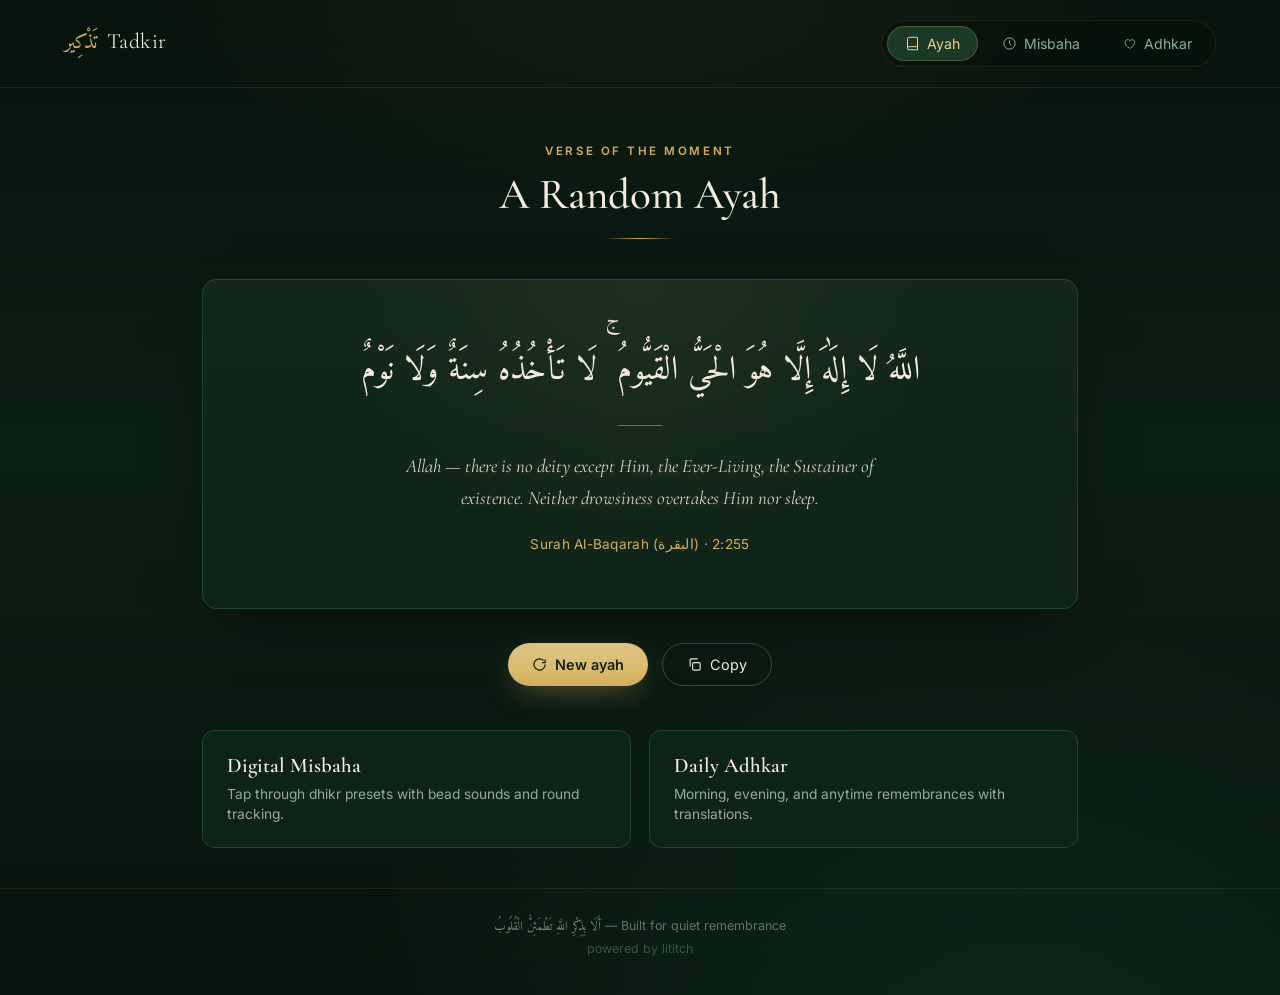
<file: index.html>
<!DOCTYPE html>
<html lang="en">
<head>
<meta charset="UTF-8">
<meta name="viewport" content="width=device-width, initial-scale=1.0">
<title>Tadkir — Quiet Remembrance</title>
<link rel="preconnect" href="https://fonts.googleapis.com">
<link href="https://fonts.googleapis.com/css2?family=Amiri:wght@400;700&family=Cormorant+Garamond:ital,wght@0,400;0,500;0,600;1,400&family=Inter:wght@400;500;600&display=swap" rel="stylesheet">
<style>
  :root{
    --bg-0:#07130d;
    --bg-1:#0c1f15;
    --bg-2:#0f2a1c;
    --panel:#0e2317;
    --panel-border:#1e4530;
    --gold:#d4af5a;
    --gold-soft:#e9cf8f;
    --cream:#f2ecdd;
    --muted:#8fae9b;
    --muted-dim:#5d7869;
    --active-bg:#1a3a26;
    --shadow:0 20px 60px -25px rgba(0,0,0,0.7);
  }

  *{box-sizing:border-box;}
  html,body{margin:0;padding:0;}

  body{
    background:
      radial-gradient(ellipse 900px 500px at 50% -10%, rgba(212,175,90,0.08), transparent 60%),
      radial-gradient(ellipse 1200px 800px at 80% 110%, rgba(20,60,40,0.5), transparent 60%),
      linear-gradient(180deg, var(--bg-0) 0%, var(--bg-1) 45%, var(--bg-0) 100%);
    color:var(--cream);
    font-family:'Inter', sans-serif;
    min-height:100vh;
    display:flex;
    flex-direction:column;
  }

  /* ---------- NAV ---------- */
  header{
    display:flex;
    align-items:center;
    justify-content:space-between;
    padding:20px clamp(20px,5vw,64px);
    border-bottom:1px solid rgba(212,175,90,0.12);
  }
  .brand{
    display:flex;
    align-items:baseline;
    gap:10px;
    color:var(--cream);
  }
  .brand .ar{
    font-family:'Amiri', serif;
    color:var(--gold);
    font-size:1.25rem;
  }
  .brand .en{
    font-family:'Cormorant Garamond', serif;
    font-size:1.35rem;
    letter-spacing:0.02em;
  }
  nav{
    display:flex;
    gap:6px;
    background:rgba(0,0,0,0.15);
    padding:5px;
    border-radius:999px;
    border:1px solid rgba(212,175,90,0.1);
  }
  .navbtn{
    display:flex;
    align-items:center;
    gap:7px;
    padding:9px 18px;
    border-radius:999px;
    border:none;
    background:transparent;
    color:var(--muted);
    font-family:'Inter',sans-serif;
    font-size:0.88rem;
    cursor:pointer;
    transition:background .25s ease, color .25s ease;
    white-space:nowrap;
  }
  .navbtn svg{width:15px;height:15px;flex-shrink:0;}
  .navbtn.active{
    background:var(--active-bg);
    color:var(--gold-soft);
    box-shadow:inset 0 0 0 1px rgba(212,175,90,0.25);
  }
  .navbtn:hover:not(.active){color:var(--cream);}

  main{
    flex:1;
    width:100%;
    max-width:920px;
    margin:0 auto;
    padding:56px 22px 40px;
  }

  .view{display:none;}
  .view.active{display:block; animation:fadeUp .45s ease both;}
  @keyframes fadeUp{
    from{opacity:0; transform:translateY(10px);}
    to{opacity:1; transform:translateY(0);}
  }

  .eyebrow{
    text-align:center;
    color:var(--gold);
    font-size:0.72rem;
    letter-spacing:0.22em;
    font-weight:600;
    margin-bottom:10px;
  }
  h1.title{
    text-align:center;
    font-family:'Cormorant Garamond', serif;
    font-weight:500;
    font-size:clamp(2rem,4.5vw,2.7rem);
    margin:0 0 18px;
    color:var(--cream);
  }
  .underline{
    width:70px;
    height:1px;
    margin:0 auto 40px;
    background:linear-gradient(90deg, transparent, var(--gold), transparent);
  }

  /* ---------- AYAH VIEW ---------- */
  .ayah-card{
    background:linear-gradient(180deg, rgba(255,255,255,0.02), transparent), var(--panel);
    border:1px solid var(--panel-border);
    border-radius:14px;
    padding:clamp(28px,5vw,56px) clamp(20px,6vw,60px);
    box-shadow:var(--shadow);
    text-align:center;
    position:relative;
    overflow:hidden;
  }
  .ayah-card::before{
    content:"";
    position:absolute;
    inset:0;
    background:radial-gradient(circle at 50% 0%, rgba(212,175,90,0.06), transparent 55%);
    pointer-events:none;
  }
  .ayah-arabic{
    font-family:'Amiri', serif;
    font-size:clamp(1.5rem,3.6vw,2.1rem);
    line-height:2.1;
    direction:rtl;
    color:var(--cream);
    margin-bottom:18px;
    transition:opacity .35s ease;
  }
  .ayah-divider{
    width:44px; height:1px;
    background:var(--gold);
    opacity:0.5;
    margin:0 auto 24px;
  }
  .ayah-translation{
    font-family:'Cormorant Garamond', serif;
    font-style:italic;
    font-size:1.18rem;
    line-height:1.7;
    color:#d9d3c2;
    max-width:60ch;
    margin:0 auto 22px;
    transition:opacity .35s ease;
  }
  .ayah-ref{
    color:var(--gold);
    font-size:0.85rem;
    letter-spacing:0.02em;
  }

  .btnrow{
    display:flex;
    justify-content:center;
    gap:14px;
    margin:34px 0 44px;
  }
  .btn{
    display:flex;
    align-items:center;
    gap:8px;
    padding:12px 24px;
    border-radius:999px;
    border:1px solid rgba(212,175,90,0.3);
    background:transparent;
    color:var(--cream);
    font-family:'Inter',sans-serif;
    font-size:0.9rem;
    cursor:pointer;
    transition:transform .15s ease, background .2s ease, box-shadow .2s ease;
  }
  .btn svg{width:15px;height:15px;}
  .btn:active{transform:scale(0.96);}
  .btn.primary{
    background:linear-gradient(180deg, var(--gold-soft), var(--gold));
    color:#12220f;
    border:none;
    font-weight:600;
    box-shadow:0 10px 30px -10px rgba(212,175,90,0.5);
  }
  .btn.primary:hover{filter:brightness(1.06);}
  .btn:hover:not(.primary){background:rgba(212,175,90,0.08);}
  .btn.copied{background:var(--active-bg); border-color:var(--gold);}

  .rotate{animation:spin .6s ease;}
  @keyframes spin{ to{ transform:rotate(360deg); } }

  .crosslinks{
    display:grid;
    grid-template-columns:1fr 1fr;
    gap:18px;
  }
  @media(max-width:600px){ .crosslinks{grid-template-columns:1fr;} }
  .cross{
    background:var(--panel);
    border:1px solid var(--panel-border);
    border-radius:12px;
    padding:22px 24px;
    cursor:pointer;
    text-align:left;
    transition:border-color .2s ease, transform .2s ease;
  }
  .cross:hover{border-color:rgba(212,175,90,0.4); transform:translateY(-2px);}
  .cross h3{
    margin:0 0 6px;
    font-family:'Cormorant Garamond', serif;
    font-weight:600;
    font-size:1.3rem;
    color:var(--cream);
  }
  .cross p{
    margin:0;
    font-size:0.86rem;
    color:var(--muted);
    line-height:1.5;
  }

  /* ---------- MISBAHA VIEW ---------- */
  .pillrow{
    display:flex;
    flex-wrap:wrap;
    justify-content:center;
    gap:10px;
    margin-bottom:36px;
  }
  .pill{
    padding:9px 18px;
    border-radius:999px;
    border:1px solid var(--panel-border);
    background:rgba(255,255,255,0.02);
    color:var(--muted);
    font-size:0.85rem;
    cursor:pointer;
    transition:all .2s ease;
  }
  .pill.active{
    background:linear-gradient(180deg, var(--gold-soft), var(--gold));
    color:#12220f;
    font-weight:600;
    border-color:transparent;
  }
  .pill:hover:not(.active){border-color:rgba(212,175,90,0.4); color:var(--cream);}

  .misbaha-card{
    background:var(--panel);
    border:1px solid var(--panel-border);
    border-radius:14px;
    padding:46px 20px 36px;
    box-shadow:var(--shadow);
    text-align:center;
  }
  .dhikr-ar{
    font-family:'Amiri', serif;
    font-size:2.1rem;
    color:var(--cream);
    margin-bottom:6px;
  }
  .dhikr-en{
    color:var(--muted);
    font-size:0.92rem;
    margin-bottom:34px;
  }

  .counter-wrap{
    position:relative;
    width:230px;
    height:230px;
    margin:0 auto 26px;
    cursor:pointer;
    user-select:none;
    -webkit-tap-highlight-color:transparent;
  }
  .counter-wrap svg{transform:rotate(-90deg); width:100%; height:100%;}
  .ring-bg{fill:none; stroke:rgba(255,255,255,0.06); stroke-width:6;}
  .ring-fg{
    fill:none;
    stroke:var(--gold);
    stroke-width:6;
    stroke-linecap:round;
    transition:stroke-dashoffset .25s ease;
  }
  .counter-center{
    position:absolute; inset:0;
    display:flex; flex-direction:column;
    align-items:center; justify-content:center;
    transition:transform .12s ease;
  }
  .counter-center .num{
    font-family:'Cormorant Garamond', serif;
    font-size:3.2rem;
    line-height:1;
    color:var(--cream);
  }
  .counter-center .of{
    font-size:0.7rem;
    letter-spacing:0.15em;
    color:var(--muted-dim);
    margin-top:6px;
  }
  .counter-wrap.tap .counter-center{transform:scale(0.94);}
  .counter-wrap.pulse::after{
    content:"";
    position:absolute; inset:-14px;
    border-radius:50%;
    border:1px solid var(--gold);
    opacity:0;
    animation:ringpulse .5s ease;
  }
  @keyframes ringpulse{
    from{opacity:0.6; transform:scale(0.9);}
    to{opacity:0; transform:scale(1.15);}
  }

  .beads{
    display:flex;
    justify-content:center;
    flex-wrap:wrap;
    gap:8px;
    max-width:420px;
    margin:0 auto 30px;
  }
  .bead{
    width:8px; height:8px;
    border-radius:50%;
    background:rgba(255,255,255,0.12);
    transition:background .2s ease, transform .2s ease;
  }
  .bead.filled{background:var(--gold); transform:scale(1.15);}
  .bead.current{background:var(--gold-soft); box-shadow:0 0 8px var(--gold);}

  .misbaha-controls{
    display:flex;
    justify-content:center;
    flex-wrap:wrap;
    gap:10px;
    margin-bottom:16px;
  }
  .chip{
    padding:9px 16px;
    border-radius:999px;
    border:1px solid var(--panel-border);
    background:rgba(255,255,255,0.02);
    color:var(--muted);
    font-size:0.82rem;
    display:flex;
    align-items:center;
    gap:7px;
    cursor:pointer;
    transition:all .2s ease;
  }
  .chip:hover{border-color:rgba(212,175,90,0.4); color:var(--cream);}
  .chip.on{color:var(--gold-soft);}
  .hint{color:var(--muted-dim); font-size:0.8rem; margin-top:6px;}

  /* ---------- ADHKAR VIEW ---------- */
  .tabrow{
    display:flex;
    justify-content:center;
    gap:10px;
    margin-bottom:36px;
  }
  .adhkar-card{
    background:var(--panel);
    border:1px solid var(--panel-border);
    border-radius:14px;
    padding:26px 28px;
    margin-bottom:18px;
    box-shadow:var(--shadow);
    transition:border-color .2s ease, opacity .3s ease;
  }
  .adhkar-card.done{opacity:0.55;}
  .adhkar-ar{
    font-family:'Amiri', serif;
    font-size:1.4rem;
    color:var(--cream);
    text-align:right;
    direction:rtl;
    margin-bottom:12px;
    line-height:1.9;
  }
  .adhkar-divider{width:36px; height:1px; background:var(--gold); opacity:0.4; margin-bottom:12px;}
  .adhkar-translit{
    font-family:'Cormorant Garamond', serif;
    font-style:italic;
    color:var(--gold-soft);
    font-size:0.98rem;
    margin-bottom:6px;
  }
  .adhkar-en{
    color:#c9c2ae;
    font-size:0.92rem;
    line-height:1.6;
    margin-bottom:18px;
  }
  .adhkar-foot{
    display:flex;
    align-items:center;
    justify-content:space-between;
  }
  .tag{
    padding:5px 12px;
    border-radius:999px;
    border:1px solid var(--panel-border);
    color:var(--muted);
    font-size:0.75rem;
  }
  .markdone{
    display:flex; align-items:center; gap:6px;
    padding:8px 16px;
    border-radius:999px;
    border:1px solid var(--panel-border);
    background:transparent;
    color:var(--cream);
    font-size:0.82rem;
    cursor:pointer;
    transition:all .2s ease;
  }
  .markdone svg{width:13px; height:13px;}
  .markdone.on{
    background:var(--active-bg);
    border-color:var(--gold);
    color:var(--gold-soft);
  }
  .progress-text{
    text-align:center;
    color:var(--gold);
    font-size:0.85rem;
    margin-top:22px;
  }

  footer{
    text-align:center;
    padding:26px 20px 34px;
    border-top:1px solid rgba(212,175,90,0.1);
    color:var(--muted-dim);
    font-size:0.78rem;
    line-height:1.8;
  }
  footer .ar{ color:#6f8b7a; font-family:'Amiri', serif; }
  footer .brand-mini{opacity:0.6;}

  ::selection{background:rgba(212,175,90,0.3);}

  @media(max-width:640px){
    header{flex-direction:column; gap:14px; align-items:stretch;}
    nav{justify-content:center;}
    .navbtn span.label{display:inline;}
  }
</style>
</head>
<body>

<header>
  <div class="brand">
    <span class="ar">تَذْكِير</span>
    <span class="en">Tadkir</span>
  </div>
  <nav>
    <button class="navbtn active" data-view="ayah">
      <svg viewBox="0 0 24 24" fill="none" stroke="currentColor" stroke-width="1.6"><path d="M4 19.5A2.5 2.5 0 0 1 6.5 17H20"/><path d="M6.5 2H20v20H6.5A2.5 2.5 0 0 1 4 19.5v-15A2.5 2.5 0 0 1 6.5 2Z"/></svg>
      <span class="label">Ayah</span>
    </button>
    <button class="navbtn" data-view="misbaha">
      <svg viewBox="0 0 24 24" fill="none" stroke="currentColor" stroke-width="1.6"><circle cx="12" cy="12" r="9"/><path d="M12 7v5l3 3"/></svg>
      <span class="label">Misbaha</span>
    </button>
    <button class="navbtn" data-view="adhkar">
      <svg viewBox="0 0 24 24" fill="none" stroke="currentColor" stroke-width="1.6"><path d="M12 21c-4-3-8-6-8-11a5 5 0 0 1 9-3 5 5 0 0 1 9 3c0 5-4 8-8 11-.3.2-.7.2-1 0Z" transform="scale(0.85) translate(1.8,1.8)"/></svg>
      <span class="label">Adhkar</span>
    </button>
  </nav>
</header>

<main>

  <!-- ================= AYAH VIEW ================= -->
  <section class="view active" id="view-ayah">
    <div class="eyebrow">VERSE OF THE MOMENT</div>
    <h1 class="title">A Random Ayah</h1>
    <div class="underline"></div>

    <div class="ayah-card">
      <div class="ayah-arabic" id="ayahArabic"></div>
      <div class="ayah-divider"></div>
      <div class="ayah-translation" id="ayahTranslation"></div>
      <div class="ayah-ref" id="ayahRef"></div>
    </div>

    <div class="btnrow">
      <button class="btn primary" id="newAyahBtn">
        <svg viewBox="0 0 24 24" fill="none" stroke="currentColor" stroke-width="2"><path d="M21 12a9 9 0 1 1-2.6-6.4M21 4v5h-5"/></svg>
        New ayah
      </button>
      <button class="btn" id="copyAyahBtn">
        <svg viewBox="0 0 24 24" fill="none" stroke="currentColor" stroke-width="1.8"><rect x="9" y="9" width="12" height="12" rx="2"/><path d="M5 15V5a2 2 0 0 1 2-2h10"/></svg>
        Copy
      </button>
    </div>

    <div class="crosslinks">
      <div class="cross" data-jump="misbaha">
        <h3>Digital Misbaha</h3>
        <p>Tap through dhikr presets with bead sounds and round tracking.</p>
      </div>
      <div class="cross" data-jump="adhkar">
        <h3>Daily Adhkar</h3>
        <p>Morning, evening, and anytime remembrances with translations.</p>
      </div>
    </div>
  </section>

  <!-- ================= MISBAHA VIEW ================= -->
  <section class="view" id="view-misbaha">
    <div class="eyebrow">DIGITAL MISBAHA</div>
    <h1 class="title">Tasbih Counter</h1>
    <div class="underline"></div>

    <div class="pillrow" id="dhikrPills"></div>

    <div class="misbaha-card">
      <div class="dhikr-ar" id="dhikrAr">سُبْحَانَ اللَّٰه</div>
      <div class="dhikr-en" id="dhikrEn">Glory be to Allah</div>

      <div class="counter-wrap" id="counterWrap">
        <svg viewBox="0 0 200 200">
          <circle class="ring-bg" cx="100" cy="100" r="90"></circle>
          <circle class="ring-fg" id="ringFg" cx="100" cy="100" r="90"
                  stroke-dasharray="565.48" stroke-dashoffset="565.48"></circle>
        </svg>
        <div class="counter-center">
          <div class="num" id="countNum">0</div>
          <div class="of" id="countOf">OF 33</div>
        </div>
      </div>

      <div class="beads" id="beadRow"></div>

      <div class="misbaha-controls">
        <div class="chip" id="roundsChip">Rounds completed: <span id="roundsNum">0</span></div>
        <div class="chip on" id="soundChip">
          <svg viewBox="0 0 24 24" fill="none" stroke="currentColor" stroke-width="1.8"><path d="M11 5 6 9H2v6h4l5 4V5Z"/><path id="soundWave" d="M15.5 8.5a5 5 0 0 1 0 7"/></svg>
          <span id="soundLabel">Sound on</span>
        </div>
        <div class="chip" id="resetChip">
          <svg viewBox="0 0 24 24" fill="none" stroke="currentColor" stroke-width="1.8"><path d="M21 12a9 9 0 1 1-2.6-6.4M21 4v5h-5"/></svg>
          Reset
        </div>
      </div>
      <div class="hint">Tap the circle, or press Space, to count one bead.</div>
    </div>
  </section>

  <!-- ================= ADHKAR VIEW ================= -->
  <section class="view" id="view-adhkar">
    <div class="eyebrow">REMEMBRANCE</div>
    <h1 class="title">Daily Adhkar</h1>
    <div class="underline"></div>

    <div class="tabrow" id="adhkarTabs">
      <button class="pill active" data-period="morning">Morning</button>
      <button class="pill" data-period="evening">Evening</button>
      <button class="pill" data-period="anytime">Anytime</button>
    </div>

    <div id="adhkarList"></div>

    <div class="progress-text" id="adhkarProgress"></div>
  </section>

</main>

<footer>
  <div><span class="ar">أَلَا بِذِكْرِ اللَّهِ تَطْمَئِنُّ الْقُلُوبُ</span> — Built for quiet remembrance</div>
  <div class="brand-mini">powered by lititch</div>
</footer>

<script>
(function(){

  /* ---------------- SOUND ENGINE (Web Audio, no files needed) ---------------- */
  let actx;
  function ac(){
    if(!actx) actx = new (window.AudioContext || window.webkitAudioContext)();
    if(actx.state === 'suspended') actx.resume();
    return actx;
  }

  function playClick(){
    const ctx = ac();
    const t0 = ctx.currentTime;
    const osc = ctx.createOscillator();
    const gain = ctx.createGain();
    osc.type = 'sine';
    osc.frequency.setValueAtTime(720, t0);
    osc.frequency.exponentialRampToValueAtTime(360, t0+0.09);
    gain.gain.setValueAtTime(0.0001, t0);
    gain.gain.exponentialRampToValueAtTime(0.28, t0+0.008);
    gain.gain.exponentialRampToValueAtTime(0.0001, t0+0.14);
    osc.connect(gain).connect(ctx.destination);
    osc.start(t0);
    osc.stop(t0+0.16);
  }

  function playChime(){
    const ctx = ac();
    const t0 = ctx.currentTime;
    [660, 990, 1320].forEach((freq, i)=>{
      const osc = ctx.createOscillator();
      const gain = ctx.createGain();
      osc.type = 'triangle';
      osc.frequency.value = freq;
      const start = t0 + i*0.09;
      gain.gain.setValueAtTime(0.0001, start);
      gain.gain.exponentialRampToValueAtTime(0.22, start+0.02);
      gain.gain.exponentialRampToValueAtTime(0.0001, start+0.55);
      osc.connect(gain).connect(ctx.destination);
      osc.start(start);
      osc.stop(start+0.6);
    });
  }

  function playSoftTap(){
    const ctx = ac();
    const t0 = ctx.currentTime;
    const osc = ctx.createOscillator();
    const gain = ctx.createGain();
    osc.type = 'sine';
    osc.frequency.setValueAtTime(500, t0);
    gain.gain.setValueAtTime(0.0001, t0);
    gain.gain.exponentialRampToValueAtTime(0.18, t0+0.01);
    gain.gain.exponentialRampToValueAtTime(0.0001, t0+0.09);
    osc.connect(gain).connect(ctx.destination);
    osc.start(t0);
    osc.stop(t0+0.1);
  }

  /* ---------------- NAVIGATION ---------------- */
  const navBtns = document.querySelectorAll('.navbtn');
  const views = document.querySelectorAll('.view');

  function goTo(name){
    navBtns.forEach(b => b.classList.toggle('active', b.dataset.view === name));
    views.forEach(v => v.classList.toggle('active', v.id === 'view-'+name));
  }
  navBtns.forEach(b => b.addEventListener('click', () => { playSoftTap(); goTo(b.dataset.view); }));
  document.querySelectorAll('[data-jump]').forEach(el=>{
    el.addEventListener('click', ()=>{ playSoftTap(); goTo(el.dataset.jump); });
  });

  /* ---------------- AYAH DATA ---------------- */
  const AYAT = [
    {
      ar: "اللَّهُ لَا إِلَٰهَ إِلَّا هُوَ الْحَيُّ الْقَيُّومُ ۚ لَا تَأْخُذُهُ سِنَةٌ وَلَا نَوْمٌ",
      en: "Allah — there is no deity except Him, the Ever-Living, the Sustainer of existence. Neither drowsiness overtakes Him nor sleep.",
      ref: "Surah Al-Baqarah (البقرة) · 2:255"
    },
    {
      ar: "وَبَشِّرِ الصَّابِرِينَ الَّذِينَ إِذَا أَصَابَتْهُم مُّصِيبَةٌ قَالُوا إِنَّا لِلَّهِ وَإِنَّا إِلَيْهِ رَاجِعُونَ",
      en: "And give good tidings to the patient, who, when disaster strikes them, say, 'Indeed we belong to Allah, and indeed to Him we will return.'",
      ref: "Surah Al-Baqarah (البقرة) · 2:155-156"
    },
    {
      ar: "فَإِنَّ مَعَ الْعُسْرِ يُسْرًا",
      en: "For indeed, with hardship comes ease.",
      ref: "Surah Ash-Sharh (الشرح) · 94:5"
    },
    {
      ar: "وَمَن يَتَوَكَّلْ عَلَى اللَّهِ فَهُوَ حَسْبُهُ ۚ إِنَّ اللَّهَ بَالِغُ أَمْرِهِ",
      en: "And whoever relies upon Allah — then He is sufficient for him. Indeed, Allah will accomplish His purpose.",
      ref: "Surah At-Talaq (الطلاق) · 65:3"
    },
    {
      ar: "أَلَا بِذِكْرِ اللَّهِ تَطْمَئِنُّ الْقُلُوبُ",
      en: "Verily, in the remembrance of Allah do hearts find rest.",
      ref: "Surah Ar-Ra'd (الرعد) · 13:28"
    },
    {
      ar: "رَبَّنَا آتِنَا فِي الدُّنْيَا حَسَنَةً وَفِي الْآخِرَةِ حَسَنَةً وَقِنَا عَذَابَ النَّارِ",
      en: "Our Lord, give us in this world good and in the Hereafter good, and protect us from the punishment of the Fire.",
      ref: "Surah Al-Baqarah (البقرة) · 2:201"
    },
    {
      ar: "وَقُل رَّبِّ زِدْنِي عِلْمًا",
      en: "And say: My Lord, increase me in knowledge.",
      ref: "Surah Ta-Ha (طه) · 20:114"
    }
  ];

  const ayahArabic = document.getElementById('ayahArabic');
  const ayahTranslation = document.getElementById('ayahTranslation');
  const ayahRef = document.getElementById('ayahRef');
  let lastIdx = -1;

  function renderAyah(idx){
    ayahArabic.style.opacity = 0;
    ayahTranslation.style.opacity = 0;
    setTimeout(()=>{
      const a = AYAT[idx];
      ayahArabic.textContent = a.ar;
      ayahTranslation.textContent = a.en;
      ayahRef.textContent = a.ref;
      ayahArabic.style.opacity = 1;
      ayahTranslation.style.opacity = 1;
    }, 180);
  }

  function newAyah(){
    let idx;
    do { idx = Math.floor(Math.random()*AYAT.length); } while(idx === lastIdx && AYAT.length>1);
    lastIdx = idx;
    renderAyah(idx);
  }
  renderAyah(Math.floor(Math.random()*AYAT.length));

  const newAyahBtn = document.getElementById('newAyahBtn');
  newAyahBtn.addEventListener('click', ()=>{
    playSoftTap();
    newAyahBtn.querySelector('svg').classList.add('rotate');
    setTimeout(()=> newAyahBtn.querySelector('svg').classList.remove('rotate'), 600);
    newAyah();
  });

  const copyBtn = document.getElementById('copyAyahBtn');
  copyBtn.addEventListener('click', ()=>{
    playSoftTap();
    const text = `${ayahArabic.textContent}\n\n${ayahTranslation.textContent}\n— ${ayahRef.textContent}`;
    navigator.clipboard && navigator.clipboard.writeText(text).catch(()=>{});
    const original = copyBtn.innerHTML;
    copyBtn.classList.add('copied');
    copyBtn.innerHTML = '<svg viewBox="0 0 24 24" fill="none" stroke="currentColor" stroke-width="2"><path d="M20 6 9 17l-5-5"/></svg> Copied';
    setTimeout(()=>{
      copyBtn.classList.remove('copied');
      copyBtn.innerHTML = original;
    }, 1600);
  });

  /* ---------------- MISBAHA ---------------- */
  const DHIKR = [
    { key:'subhanallah', ar:'سُبْحَانَ اللَّٰه', en:'Glory be to Allah', label:'SubhanAllah' },
    { key:'alhamdulillah', ar:'الْحَمْدُ لِلَّٰه', en:'All praise is due to Allah', label:'Alhamdulillah' },
    { key:'allahuakbar', ar:'اللَّٰهُ أَكْبَر', en:'Allah is the Greatest', label:'Allahu Akbar' },
    { key:'lailaha', ar:'لَا إِلَٰهَ إِلَّا اللَّٰه', en:'There is no deity but Allah', label:'La ilaha illa Allah' },
    { key:'astaghfirullah', ar:'أَسْتَغْفِرُ اللَّٰه', en:'I seek forgiveness from Allah', label:'Astaghfirullah' },
    { key:'salawat', ar:'اللَّهُمَّ صَلِّ عَلَىٰ مُحَمَّد', en:'O Allah, send blessings upon Muhammad', label:'Salawat' }
  ];

  const pillWrap = document.getElementById('dhikrPills');
  DHIKR.forEach((d,i)=>{
    const p = document.createElement('button');
    p.className = 'pill' + (i===0 ? ' active':'');
    p.textContent = d.label;
    p.dataset.key = d.key;
    pillWrap.appendChild(p);
  });

  const TARGET = 33;
  let activeDhikr = 0;
  let count = 0;
  let rounds = 0;
  let soundOn = true;

  const dhikrAr = document.getElementById('dhikrAr');
  const dhikrEn = document.getElementById('dhikrEn');
  const countNum = document.getElementById('countNum');
  const countOf = document.getElementById('countOf');
  const ringFg = document.getElementById('ringFg');
  const beadRow = document.getElementById('beadRow');
  const counterWrap = document.getElementById('counterWrap');
  const roundsNum = document.getElementById('roundsNum');
  const soundChip = document.getElementById('soundChip');
  const soundLabel = document.getElementById('soundLabel');
  const resetChip = document.getElementById('resetChip');

  const CIRC = 2 * Math.PI * 90;

  function buildBeads(){
    beadRow.innerHTML = '';
    for(let i=0;i<TARGET;i++){
      const b = document.createElement('div');
      b.className = 'bead';
      beadRow.appendChild(b);
    }
    updateBeads();
  }

  function updateBeads(){
    const beads = beadRow.children;
    for(let i=0;i<beads.length;i++){
      beads[i].classList.toggle('filled', i < count);
      beads[i].classList.toggle('current', i === count);
    }
  }

  function updateRing(){
    const pct = count / TARGET;
    ringFg.style.strokeDasharray = CIRC;
    ringFg.style.strokeDashoffset = CIRC * (1 - pct);
  }

  function loadDhikr(i){
    activeDhikr = i;
    dhikrAr.textContent = DHIKR[i].ar;
    dhikrEn.textContent = DHIKR[i].en;
    countOf.textContent = 'OF ' + TARGET;
    count = 0;
    countNum.textContent = 0;
    updateRing();
    buildBeads();
    [...pillWrap.children].forEach((p,idx)=> p.classList.toggle('active', idx===i));
  }
  loadDhikr(0);

  pillWrap.addEventListener('click', (e)=>{
    const p = e.target.closest('.pill');
    if(!p) return;
    playSoftTap();
    const idx = [...pillWrap.children].indexOf(p);
    loadDhikr(idx);
  });

  function tick(){
    count++;
    if(count >= TARGET){
      countNum.textContent = TARGET;
      updateBeads();
      updateRing();
      if(soundOn) playChime();
      counterWrap.classList.add('pulse');
      setTimeout(()=> counterWrap.classList.remove('pulse'), 500);
      setTimeout(()=>{
        rounds++;
        roundsNum.textContent = rounds;
        count = 0;
        countNum.textContent = 0;
        updateBeads();
        updateRing();
      }, 420);
      return;
    }
    countNum.textContent = count;
    updateBeads();
    updateRing();
    if(soundOn) playClick();
    counterWrap.classList.add('pulse');
    setTimeout(()=> counterWrap.classList.remove('pulse'), 400);
  }

  counterWrap.addEventListener('click', ()=>{
    counterWrap.classList.add('tap');
    setTimeout(()=> counterWrap.classList.remove('tap'), 120);
    tick();
  });

  document.addEventListener('keydown', (e)=>{
    if(e.code === 'Space' && document.getElementById('view-misbaha').classList.contains('active')){
      e.preventDefault();
      counterWrap.classList.add('tap');
      setTimeout(()=> counterWrap.classList.remove('tap'), 120);
      tick();
    }
  });

  soundChip.addEventListener('click', ()=>{
    soundOn = !soundOn;
    soundChip.classList.toggle('on', soundOn);
    soundLabel.textContent = soundOn ? 'Sound on' : 'Sound off';
    document.getElementById('soundWave').style.display = soundOn ? '' : 'none';
    if(soundOn) playSoftTap();
  });

  resetChip.addEventListener('click', ()=>{
    playSoftTap();
    count = 0;
    rounds = 0;
    roundsNum.textContent = 0;
    countNum.textContent = 0;
    updateBeads();
    updateRing();
  });

  /* ---------------- ADHKAR ---------------- */
  const ADHKAR = {
    morning: [
      { ar:'أَصْبَحْنَا وَأَصْبَحَ الْمُلْكُ لِلَّٰهِ، وَالْحَمْدُ لِلَّٰهِ، لَا إِلَٰهَ إِلَّا اللَّٰهُ وَحْدَهُ لَا شَرِيكَ لَهُ',
        tr:'Asbahna wa asbahal-mulku lillah...',
        en:'We have entered a new morning and with it all dominion belongs to Allah. Praise is to Allah. There is no deity but Allah alone, without partner.',
        tag:'Once' },
      { ar:'اللَّهُمَّ بِكَ أَصْبَحْنَا، وَبِكَ أَمْسَيْنَا، وَبِكَ نَحْيَا، وَبِكَ نَمُوتُ',
        tr:'Allahumma bika asbahna...',
        en:'O Allah, by You we enter the morning and by You we enter the evening, by You we live and by You we die.',
        tag:'Once' },
      { ar:'سُبْحَانَ اللَّٰهِ وَبِحَمْدِهِ',
        tr:'SubhanAllahi wa bihamdih',
        en:'Glory is to Allah and praise is to Him.',
        tag:'100 times' }
    ],
    evening: [
      { ar:'أَمْسَيْنَا وَأَمْسَى الْمُلْكُ لِلَّٰهِ، وَالْحَمْدُ لِلَّٰهِ، لَا إِلَٰهَ إِلَّا اللَّٰهُ وَحْدَهُ لَا شَرِيكَ لَهُ',
        tr:'Amsayna wa amsal-mulku lillah...',
        en:'We have entered the evening and with it all dominion belongs to Allah. Praise is to Allah. There is no deity but Allah alone, without partner.',
        tag:'Once' },
      { ar:'اللَّهُمَّ أَنْتَ رَبِّي لَا إِلَٰهَ إِلَّا أَنْتَ، خَلَقْتَنِي وَأَنَا عَبْدُكَ',
        tr:'Allahumma anta Rabbi...',
        en:'O Allah, You are my Lord, there is no deity but You. You created me and I am Your servant.',
        tag:'Once' },
      { ar:'أَعُوذُ بِكَلِمَاتِ اللَّٰهِ التَّامَّاتِ مِنْ شَرِّ مَا خَلَقَ',
        tr:'A\u2019udhu bikalimatillahi\u2019t-tammati...',
        en:'I seek refuge in the perfect words of Allah from the evil of what He has created.',
        tag:'3 times' }
    ],
    anytime: [
      { ar:'لَا حَوْلَ وَلَا قُوَّةَ إِلَّا بِاللَّٰه',
        tr:'La hawla wala quwwata illa billah',
        en:'There is no power and no strength except with Allah.',
        tag:'Anytime' },
      { ar:'حَسْبُنَا اللَّٰهُ وَنِعْمَ الْوَكِيلُ',
        tr:'Hasbunallahu wa ni\u2019mal wakeel',
        en:'Allah is sufficient for us, and He is the best disposer of affairs.',
        tag:'Anytime' },
      { ar:'سُبْحَانَ اللَّٰهِ وَالْحَمْدُ لِلَّٰهِ وَلَا إِلَٰهَ إِلَّا اللَّٰهُ وَاللَّٰهُ أَكْبَرُ',
        tr:'SubhanAllahi wal hamdulillahi...',
        en:'Glory be to Allah, praise be to Allah, there is no deity but Allah, and Allah is the Greatest.',
        tag:'Anytime' }
    ]
  };

  const done = { morning:new Set(), evening:new Set(), anytime:new Set() };
  let period = 'morning';

  const adhkarTabs = document.getElementById('adhkarTabs');
  const adhkarList = document.getElementById('adhkarList');
  const adhkarProgress = document.getElementById('adhkarProgress');

  function renderAdhkar(){
    adhkarList.innerHTML = '';
    const items = ADHKAR[period];
    items.forEach((item, idx)=>{
      const isDone = done[period].has(idx);
      const card = document.createElement('div');
      card.className = 'adhkar-card' + (isDone ? ' done' : '');
      card.innerHTML = `
        <div class="adhkar-ar">${item.ar}</div>
        <div class="adhkar-divider"></div>
        <div class="adhkar-translit">${item.tr}</div>
        <div class="adhkar-en">${item.en}</div>
        <div class="adhkar-foot">
          <span class="tag">${item.tag}</span>
          <button class="markdone ${isDone ? 'on':''}" data-idx="${idx}">
            <svg viewBox="0 0 24 24" fill="none" stroke="currentColor" stroke-width="2.2"><path d="M20 6 9 17l-5-5"/></svg>
            ${isDone ? 'Done' : 'Mark done'}
          </button>
        </div>`;
      adhkarList.appendChild(card);
    });
    adhkarProgress.textContent = `${done[period].size} of ${items.length} marked complete today`;
  }
  renderAdhkar();

  adhkarTabs.addEventListener('click', (e)=>{
    const p = e.target.closest('.pill');
    if(!p) return;
    playSoftTap();
    period = p.dataset.period;
    [...adhkarTabs.children].forEach(c => c.classList.toggle('active', c===p));
    renderAdhkar();
  });

  adhkarList.addEventListener('click', (e)=>{
    const btn = e.target.closest('.markdone');
    if(!btn) return;
    const idx = Number(btn.dataset.idx);
    if(done[period].has(idx)){
      done[period].delete(idx);
      playSoftTap();
    } else {
      done[period].add(idx);
      playChime();
    }
    renderAdhkar();
  });

})();
</script>
</body>
</html>
</file>
